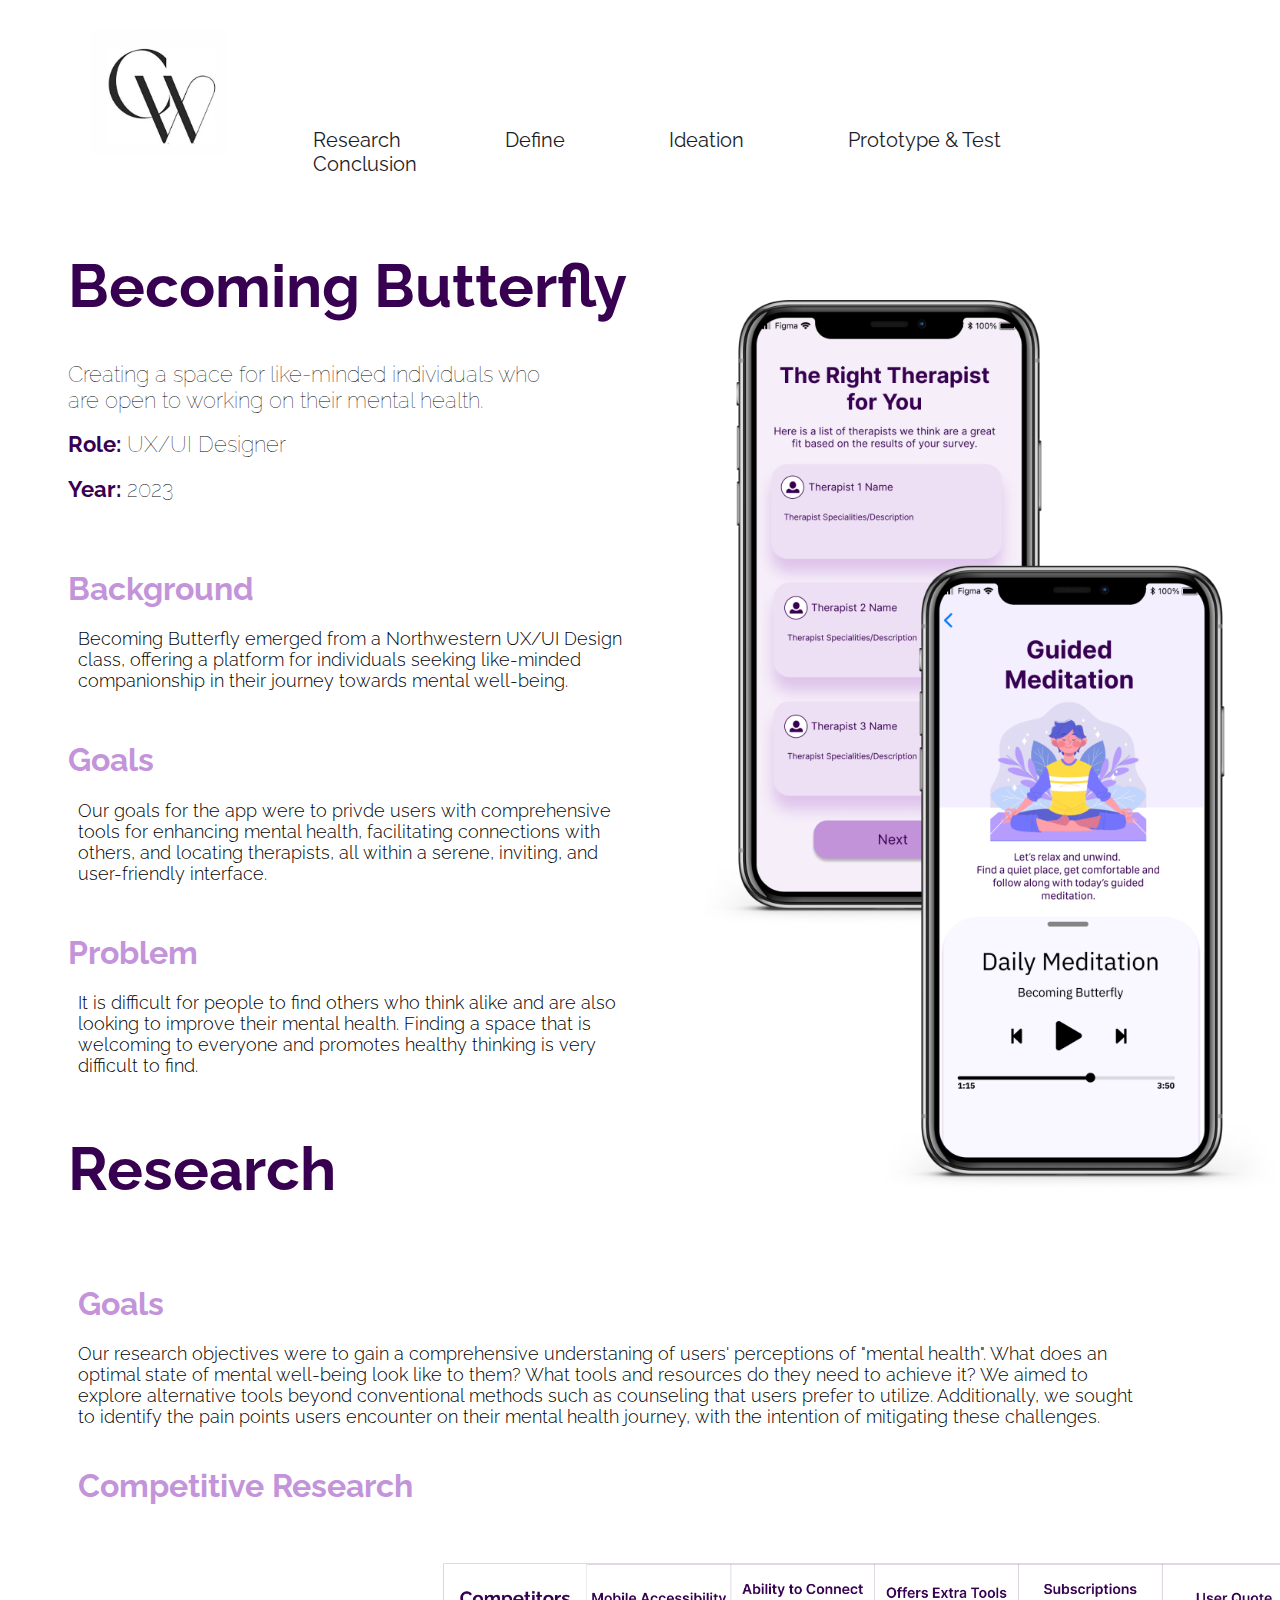
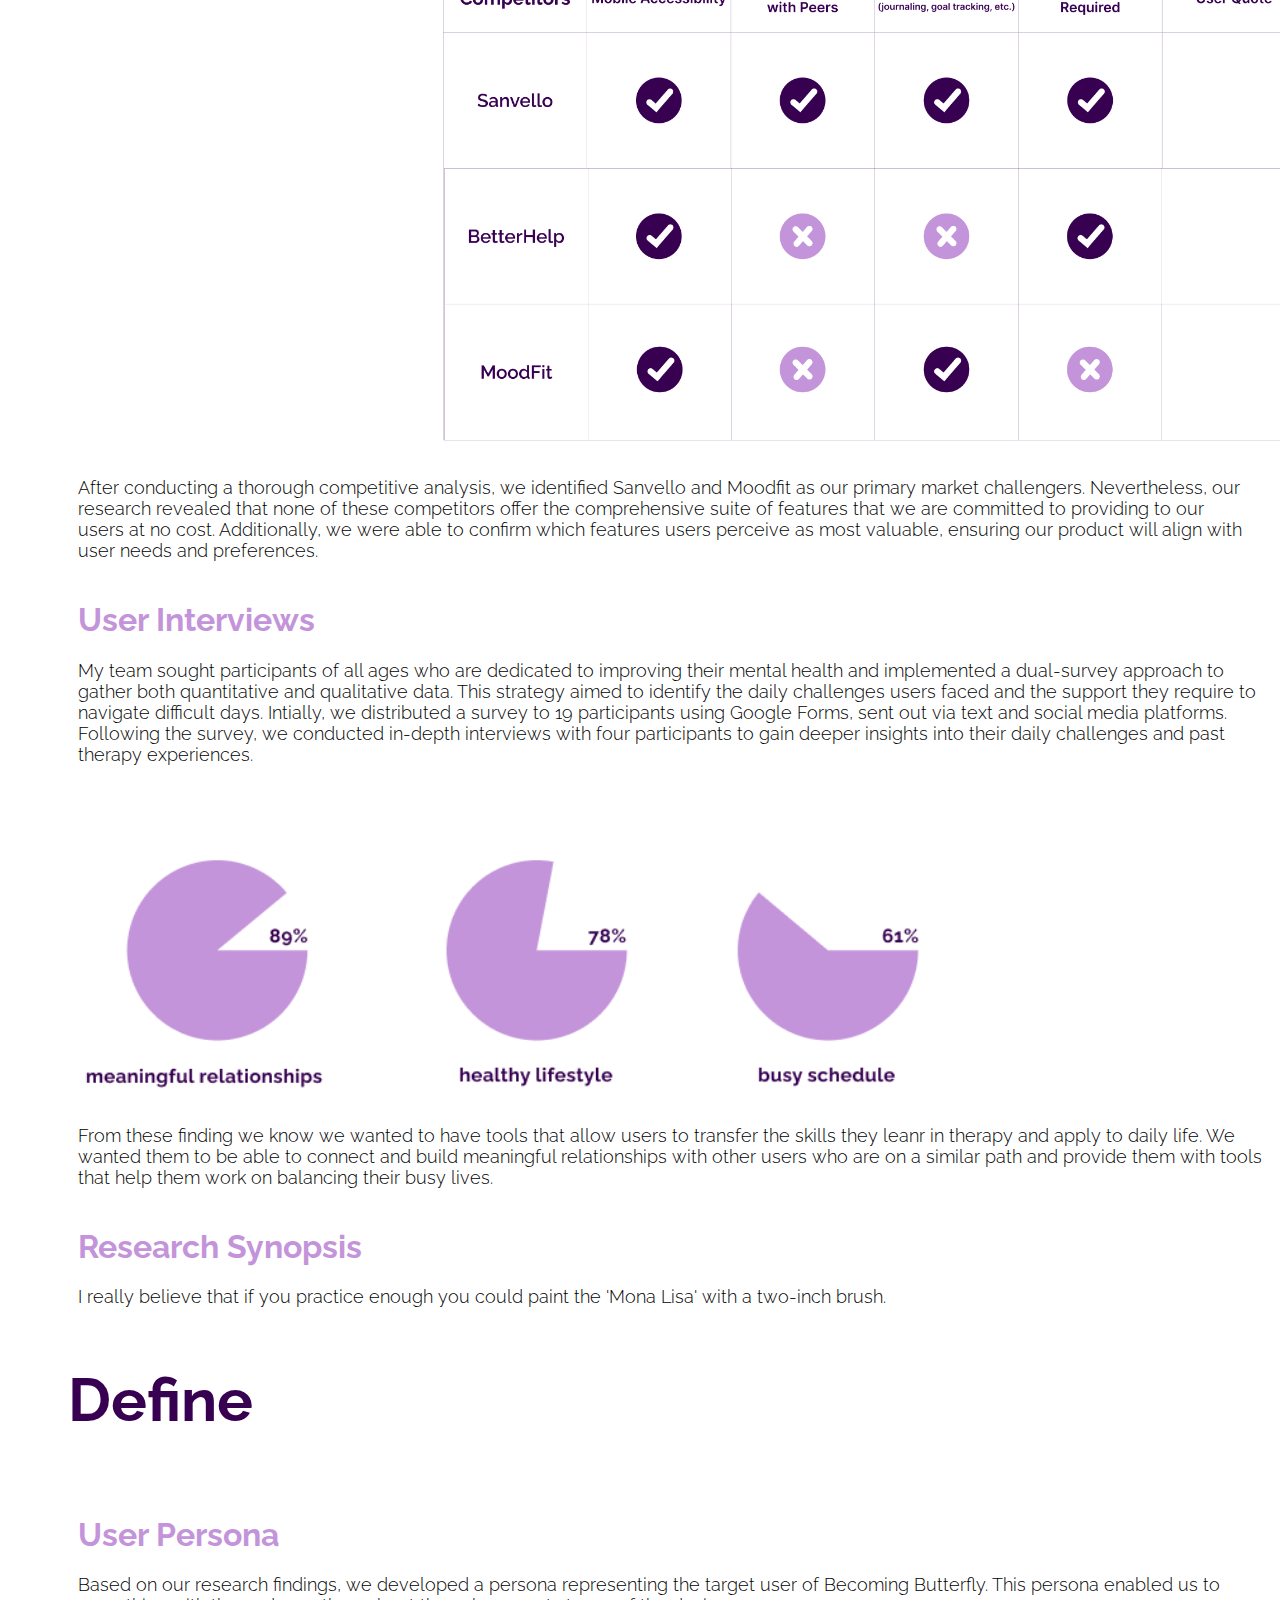
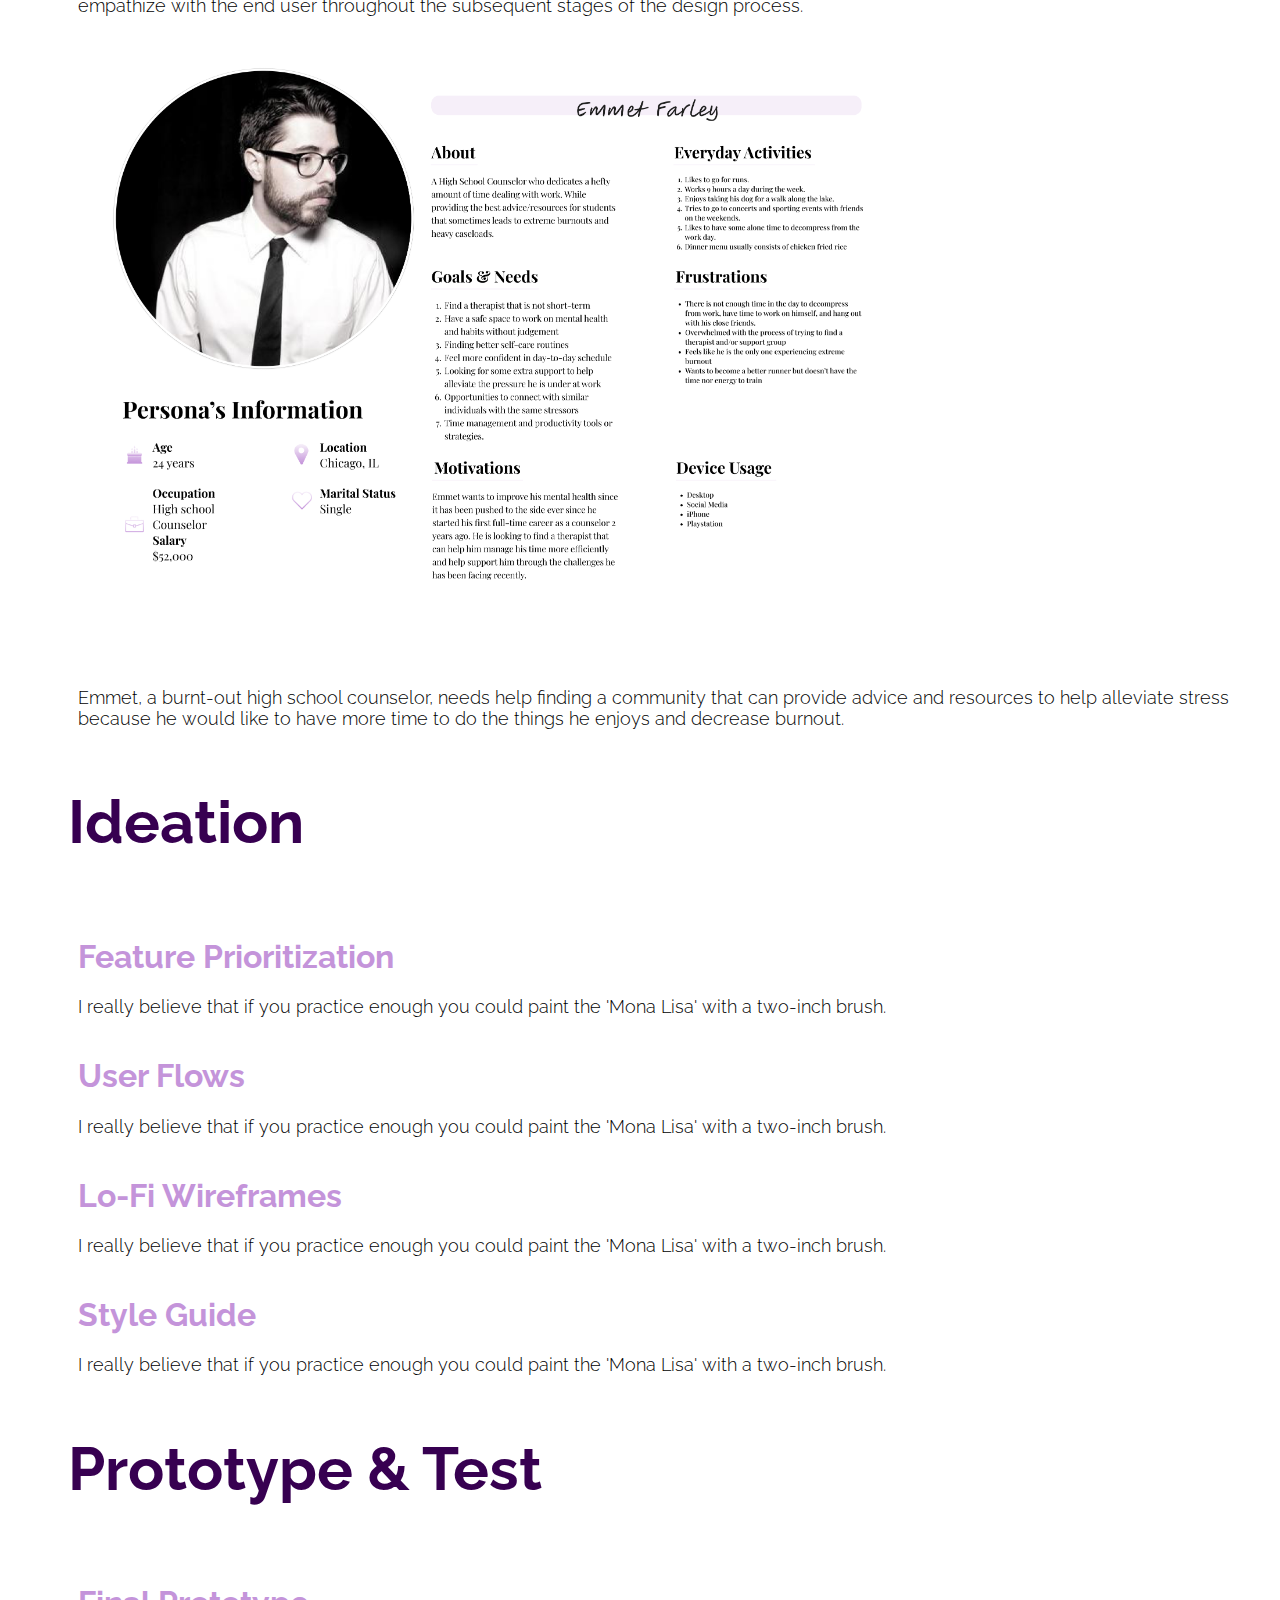
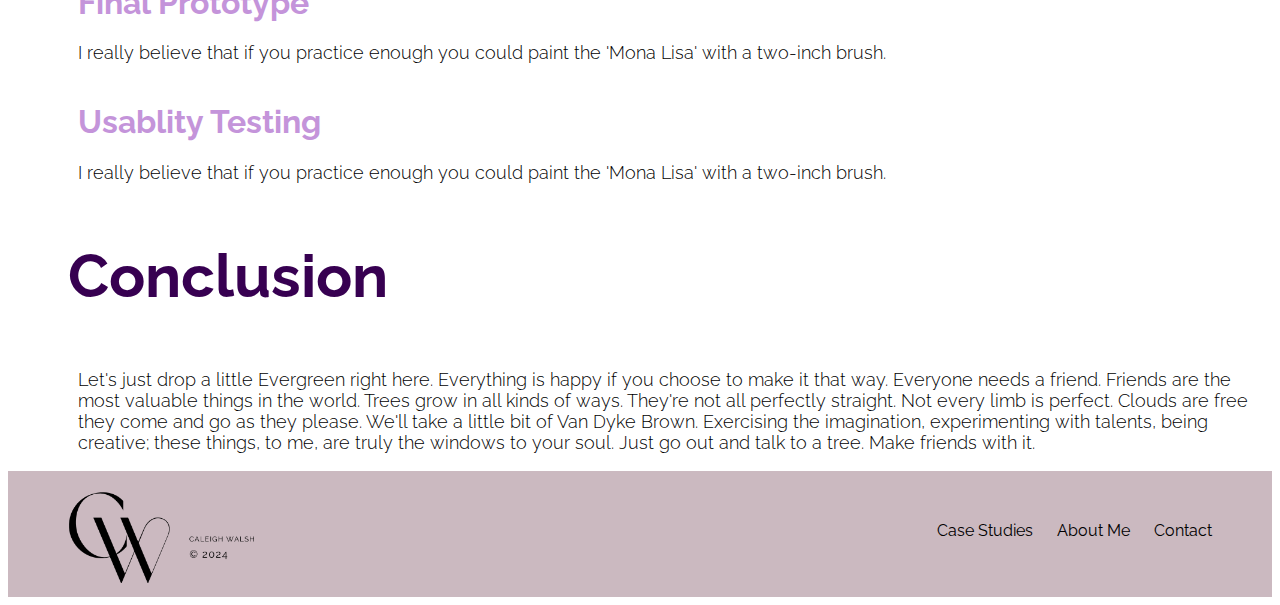
<file: bb.html>
<!DOCTYPE html>
<html>
<head>
    <title>CW Portfolio</title>
    <link rel="stylesheet" href="css/style.css">
    <meta charset="UTF-8">
    <meta name="viewport" content="width=device-width, initial-scale=1.0">
        <!--Link to Google Fonts-->
<link rel="preconnect" href="https://fonts.googleapis.com">
<link rel="preconnect" href="https://fonts.gstatic.com" crossorigin>
<link href="https://fonts.googleapis.com/css2?family=Raleway:ital,wght@0,100..900;1,100..900&display=swap" rel="stylesheet">

<script src="js/bb.js"></script>

</head>
<body>
    <header class="navigation">
        <div class="logo">
            <a href="index.html">
                <img src="images/cw logo.png">
             </a>
        </div>
        <nav class="nav-list">
            <ul>
                <li data-tab="research">Research</li>
                <li data-tab="define">Define</li>
                <li data-tab="ideation">Ideation</li>
                <li data-tab="pt">Prototype & Test</li>
                <li data-tab="conclusion">Conclusion</li>
            </ul>
        </nav>
    </header>

<div class="titleBB">
    <div class="title-text">
         <h1>Becoming Butterfly</h1>
         <h2>Creating a space for like-minded individuals who are open to working on their mental health. </h2>
         <h2><span class="bold">Role:</span> UX/UI Designer</h2>
         <h2><span class="bold">Year:</span> 2023</h2>
    </div>
</div>

<div class="bbcase-intro">
    <div class="case-text">
            <div class="text-container">
                <h1>Background</h1>
                <p>Becoming Butterfly emerged from a Northwestern UX/UI Design class, offering a platform for individuals seeking like-minded companionship in their journey towards mental well-being.</p>
                <h1>Goals</h1>
                <p>Our goals for the app were to privde users with comprehensive tools for enhancing mental health, facilitating connections with others, and locating therapists, all within a serene, inviting, and user-friendly interface.</p>
                <h1>Problem</h1>
                <p>It is difficult for people to find others who think alike and are also looking to improve their mental health. Finding a space that is welcoming to everyone and promotes healthy thinking is very difficult to find.</p>
            </div>
    </div>
</div>




<!--Research-->
<section id="research" class="section">
    <div class="titleBB">
        <div class="title-text">
            <h1>Research</h1>
        </div>

    </div>
    <div class="sectionB">
        <div class="case-text">

            <div class="bb-goals">
                <h1>Goals</h1> 
                <p>Our research objectives were to gain a comprehensive understaning of users' perceptions of "mental health". What does an optimal state of mental well-being look like to them? What tools and resources do they need to achieve it? We aimed to explore alternative tools beyond conventional methods such as counseling that users prefer to utilize. Additionally, we sought to identify the pain points users encounter on their mental health journey, with the intention of mitigating these challenges.</p>
            </div>

            <h1>Competitive Research</h1>
                <div class="bb-competitive">
                    <img src="images/BB Comp An.png">
                    <p>After conducting a thorough competitive analysis, we identified Sanvello and Moodfit as our primary market challengers. Nevertheless, our research revealed that none of these competitors offer the comprehensive suite of features that we are committed to providing to our users at no cost. Additionally, we were able to confirm which features users perceive as most valuable, ensuring our product will align with user needs and preferences.</p>
                </div>
            <h1>User Interviews</h1>
                <div class="bb-userinterviews">
                    <p>My team sought participants of all ages who are dedicated to improving their mental health and implemented a dual-survey approach to gather both quantitative and qualitative data. This strategy aimed to identify the daily challenges users faced and the support they require to navigate difficult days. Intially, we distributed a survey to 19 participants using Google Forms, sent out via text and social media platforms. Following the survey, we conducted in-depth interviews with four participants to gain deeper insights into their daily challenges and past therapy experiences.</p>
                    <img src="images/User Interviews Graphics.png">
                    <p> From these finding we know we wanted to have tools that allow users to transfer the skills they leanr in therapy and apply to daily life. We wanted them to be able to connect and build meaningful relationships with other users who are on a similar path and provide them with tools that help them work on balancing their busy lives.</p>
                </div>

            <h1>Research Synopsis</h1>
                <p>I really believe that if you practice enough you could paint the 'Mona Lisa' with a two-inch brush.</p>
        </div>
    </div>
</section>

<!--Define-->
<section id="define" class="section">
    <div class="titleBB">
        <div class="title-text">
            <h1>Define</h1>
        </div>
        
    </div>
    <div class="sectionB">
        <div class="case-text">
            <h1>User Persona</h1> 
                <p>Based on our research findings, we developed a persona representing the target user of Becoming Butterfly. This persona enabled us to empathize with the end user throughout the subsequent stages of the design process.</p>
                <img src="images/BB User Persona.png" alt="Centered Image" class="centered-image">
                <p>Emmet, a burnt-out high school counselor, needs help finding a community that can provide advice and resources to help alleviate stress because he would like to have more time to do the things he enjoys and decrease burnout. </p>
        </div>
    </div>
</section>

<!--Ideation-->
<section id="ideation" class="section">
    <div class="titleBB">
        <div class="title-text">
            <h1>Ideation</h1>
        </div>
    </div>
    <div class="sectionB">
        <div class="case-text">
            <div class="text-container">
                <h1>Feature Prioritization</h1> 
                    <p>I really believe that if you practice enough you could paint the 'Mona Lisa' with a two-inch brush.</p>
                <h1>User Flows</h1>
                    <p>I really believe that if you practice enough you could paint the 'Mona Lisa' with a two-inch brush.</p>
                <h1>Lo-Fi Wireframes</h1>
                    <p>I really believe that if you practice enough you could paint the 'Mona Lisa' with a two-inch brush.</p>
                <h1>Style Guide</h1>
                    <p>I really believe that if you practice enough you could paint the 'Mona Lisa' with a two-inch brush.</p>
            </div>
        </div>
    </div>
</section>

<!--Prototype & Test-->
<section id="pt" class="section">
    <div class="titleBB">
        <div class="title-text">
            <h1>Prototype & Test</h1>
        </div>
    </div>
    <div class="sectionB">
        <div class="case-text">
            <h1>Final Prototype</h1>
            <p>I really believe that if you practice enough you could paint the 'Mona Lisa' with a two-inch brush.</p>
            <h1>Usablity Testing</h1>
            <p>I really believe that if you practice enough you could paint the 'Mona Lisa' with a two-inch brush.</p>
        </div>
    </div>
</section>

<!--Conclusion-->
<section id="conclusion" class="section">
    <div class="titleBB">
        <div class="title-text">
            <h1>Conclusion</h1>
        </div>
    </div>

    <div class="sectionB">
        <div class="case-text">
            <p>Let's just drop a little Evergreen right here. Everything is happy if you choose to make it that way. Everyone needs a friend. Friends are the most valuable things in the world. Trees grow in all kinds of ways. They're not all perfectly straight. Not every limb is perfect. Clouds are free they come and go as they please.

            We'll take a little bit of Van Dyke Brown. Exercising the imagination, experimenting with talents, being creative; these things, to me, are truly the windows to your soul. Just go out and talk to a tree. Make friends with it.</p>
        </div>
    </div>
</section>

<!--BBImages-->
<div class="bbImages">
     <img src="images/BB3.png">
</div>


<footer>
    <div class="footer-right">
        <ul>
            <li>Case Studies</li>
            <li>About Me</li>
            <li>Contact</li>
        </ul>
    </div>
    <div class="footer-left">
        <img src="images/Beige Marketing Typography Logo (1).png">
    </div>
    </footer>
</body>
</html>
</file>
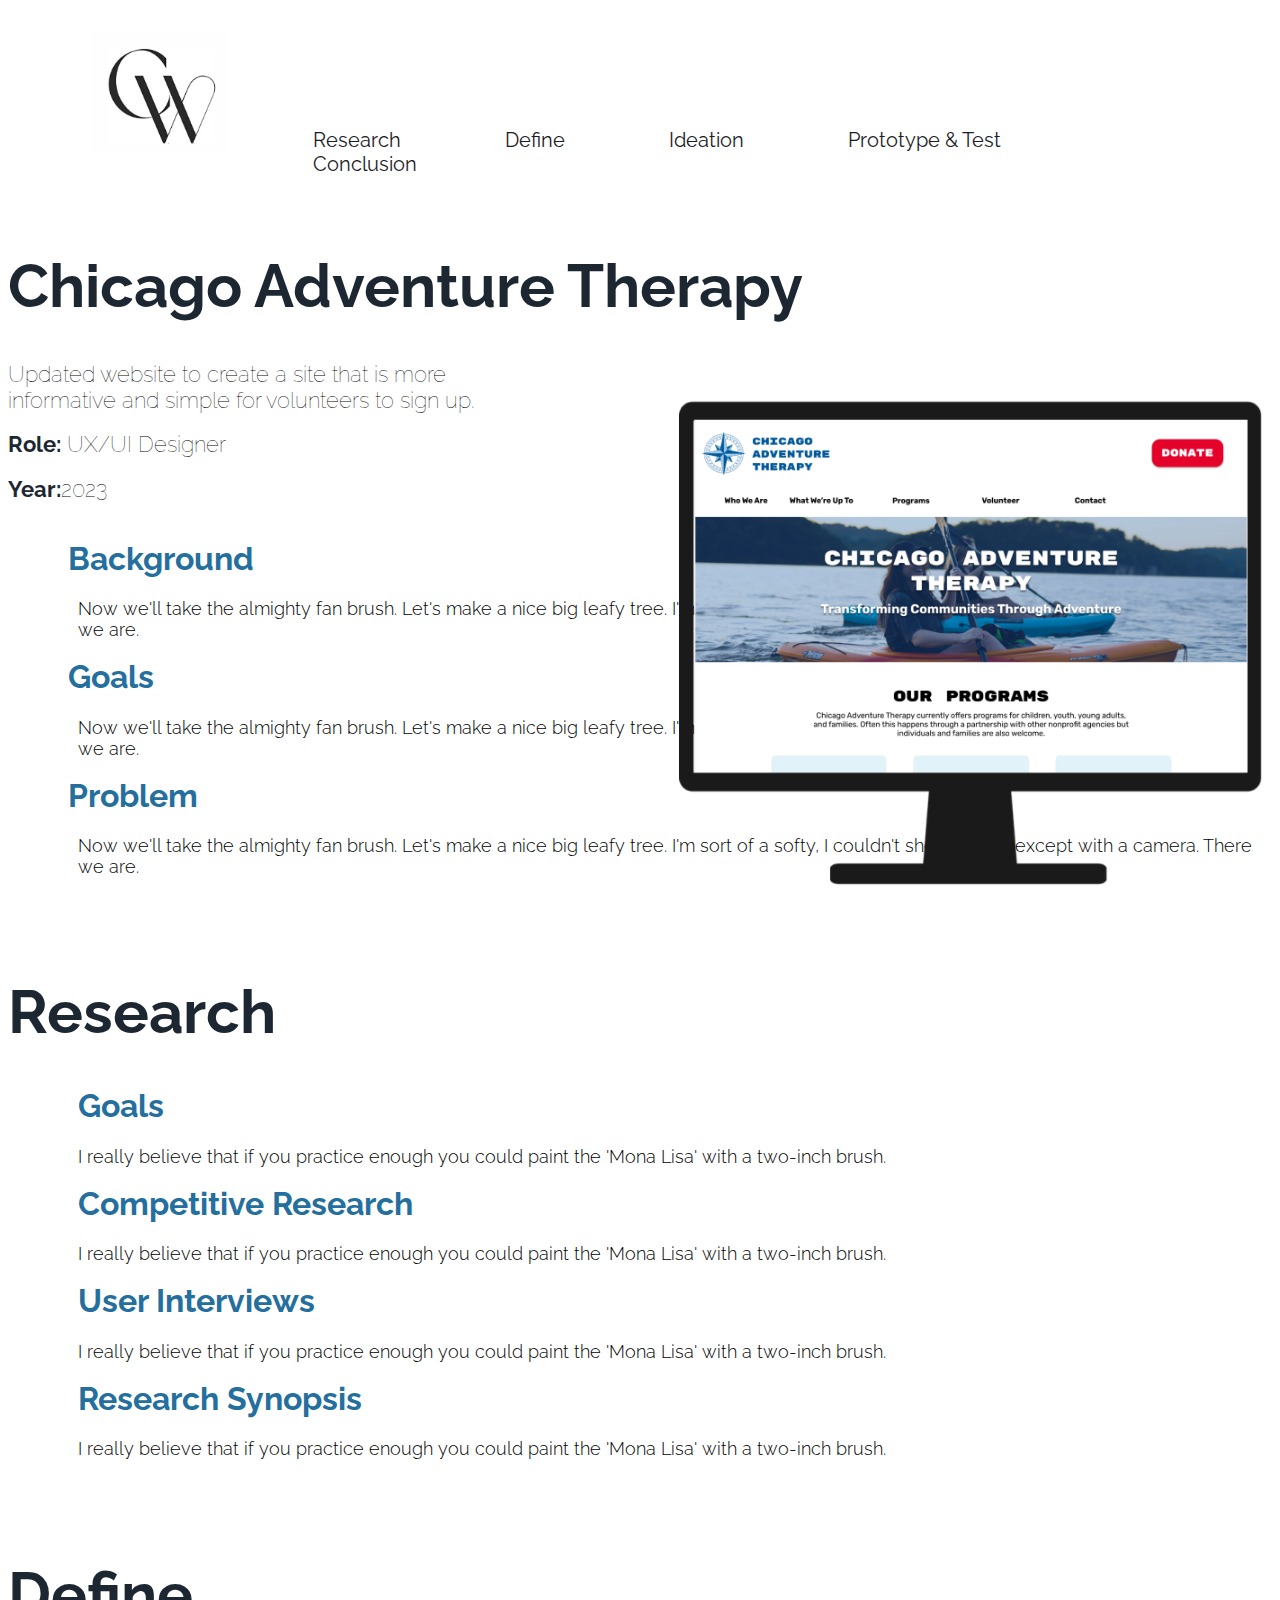
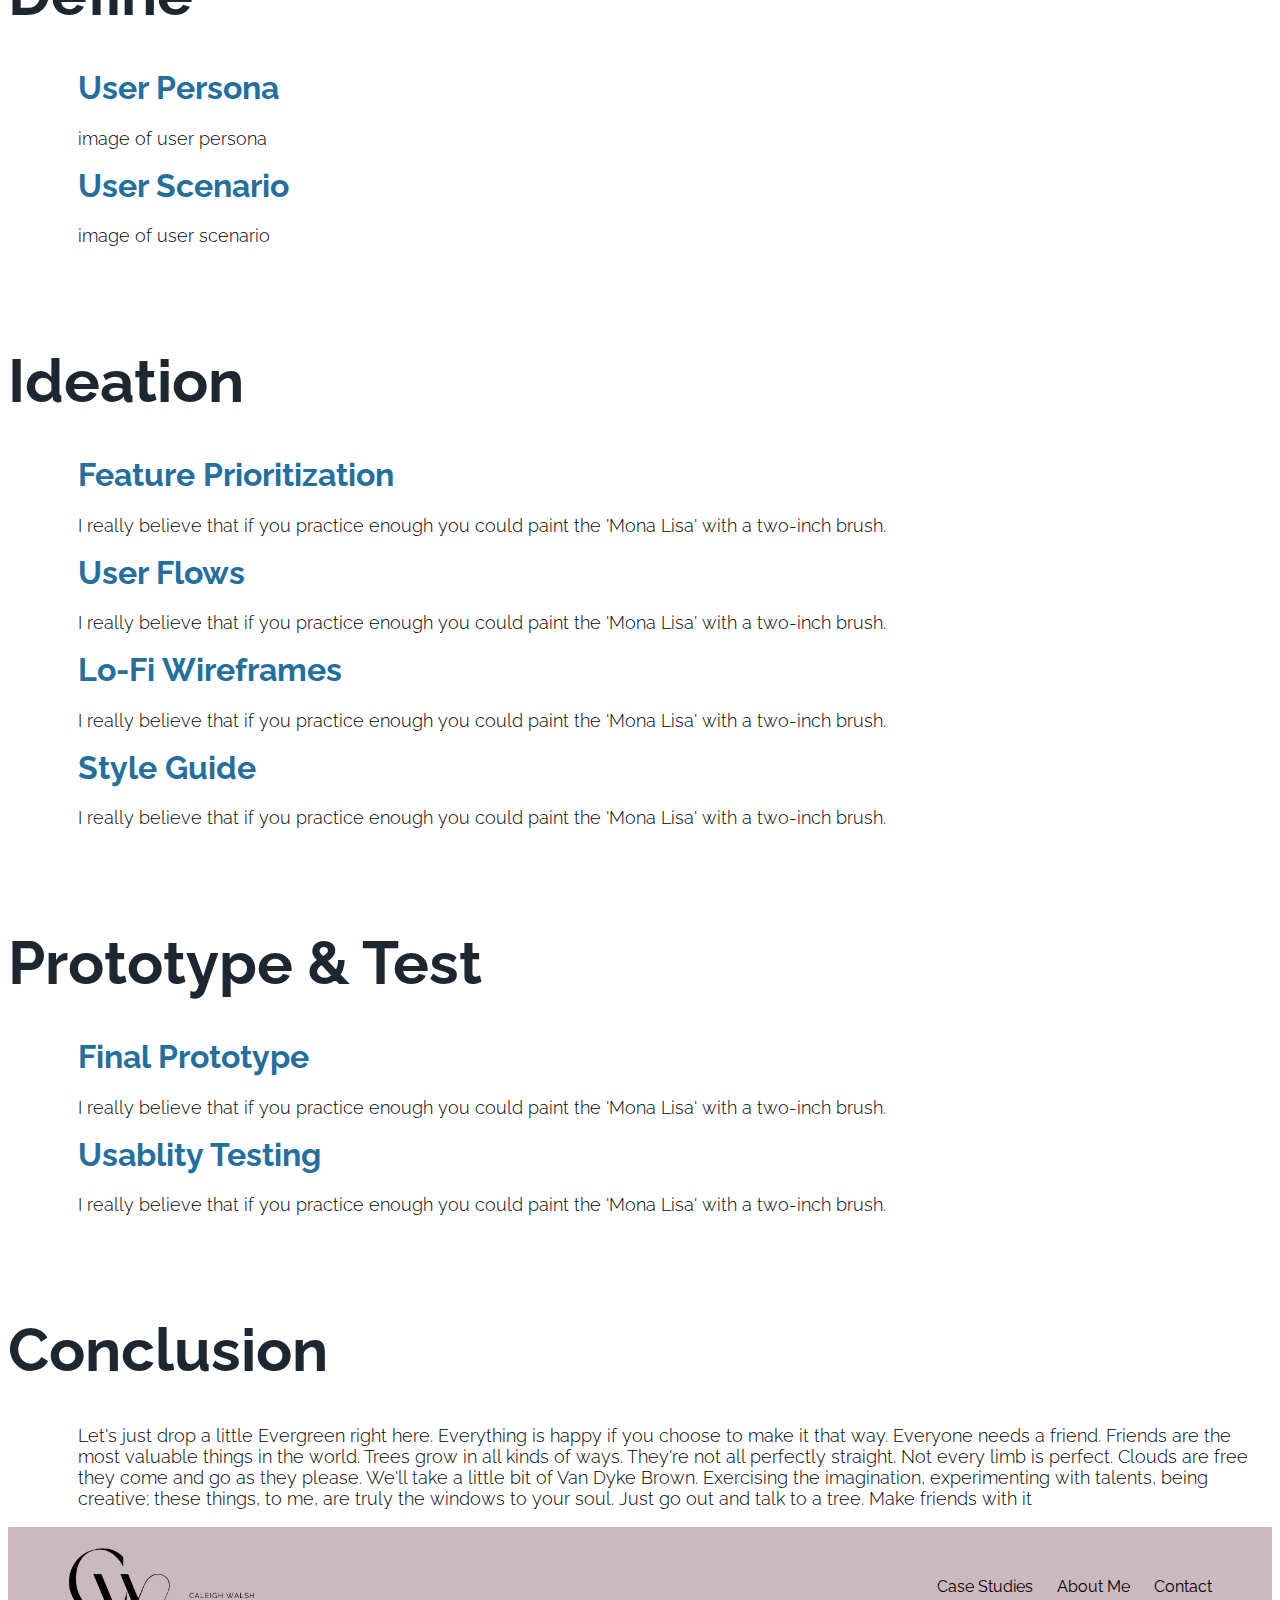
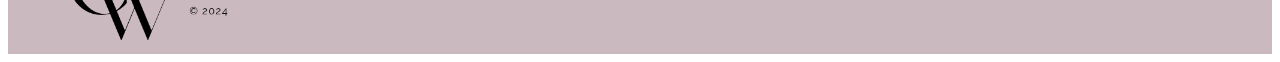
<file: cat.html>
<!DOCTYPE html>
<html>
<head>
    <title>CW Portfolio</title>
    <link rel="stylesheet" href="css/style.css">
    <meta charset="UTF-8">
    <meta name="viewport" content="width=device-width, initial-scale=1.0">
        <!--Link to Google Fonts-->
<link rel="preconnect" href="https://fonts.googleapis.com">
<link rel="preconnect" href="https://fonts.gstatic.com" crossorigin>
<link href="https://fonts.googleapis.com/css2?family=Raleway:ital,wght@0,100..900;1,100..900&display=swap" rel="stylesheet">

<script src="js/index.js"></script>


</head>
<body>
    <!--Navigation-->
    <header class="navigation">
        <div class="logo">
            <a href="index.html">
                <img src="images/cw logo.png">
             </a>
        </div>
        <nav class="nav-list">
            <ul>
                <li data-tab="research">Research</li>
                <li data-tab="define">Define</li>
                <li data-tab="ideation">Ideation</li>
                <li data-tab="pt">Prototype & Test</li>
                <li data-tab="conclusion">Conclusion</li>
            </ul>
        </nav>
    </header>

<div class="titlecat">
    <div class="title-textc">
        <h1>Chicago Adventure Therapy</h1>
        <h2>Updated website to create a site that is more informative and simple for volunteers to sign up.</h2>
        <h2><span class="boldc">Role:</span> UX/UI Designer</h2>
        <h2><span class="boldc">Year:</span>2023</h2>
    </div>
</div>

<div class="ccase-intro">
    <div class="case-text">
        <div class="text-container">
            <h1>Background</h1>
            <p>Now we'll take the almighty fan brush. Let's make a nice big leafy tree. I'm sort of a softy, I couldn't shoot Bambi except with a camera. There we are.</p>
            <h1>Goals</h1>
            <p>Now we'll take the almighty fan brush. Let's make a nice big leafy tree. I'm sort of a softy, I couldn't shoot Bambi except with a camera. There we are.</p>
            <h1>Problem</h1>
            <p>Now we'll take the almighty fan brush. Let's make a nice big leafy tree. I'm sort of a softy, I couldn't shoot Bambi except with a camera. There we are.</p>
        </div>
    </div>
</div>

<!--Research-->
<section id="research" class="section">
    <div class="catTitle">
        <div class="title-textc">
            <h1>Research</h1>
        </div>
    </div>

    <div class="sectionC">
        <div class="case-text">
            <h1>Goals</h1> 
            <p>I really believe that if you practice enough you could paint the 'Mona Lisa' with a two-inch brush.</p>
        <h1>Competitive Research</h1>
            <p>I really believe that if you practice enough you could paint the 'Mona Lisa' with a two-inch brush.</p>
        <h1>User Interviews</h1>
            <p>I really believe that if you practice enough you could paint the 'Mona Lisa' with a two-inch brush.</p>
        <h1>Research Synopsis</h1>
            <p>I really believe that if you practice enough you could paint the 'Mona Lisa' with a two-inch brush.</p>
        </div>
    </div>
</section>

<!--Define-->
<section id="define" class="section">
    <div class="catTitle">
        <div class="title-textc">
            <h1>Define</h1>
        </div>
    </div>

    <div class="sectionC">
        <div class="case-text">
            <h1>User Persona</h1> 
            <p>image of user persona</p>
        <h1>User Scenario</h1>
            <p>image of user scenario</p>
        </div>
    </div>
</section>

<!--Ideation-->
<section id="ideation" class="section">
    <div class="catTitle">
        <div class="title-textc">
            <h1>Ideation</h1>
        </div>
    </div>

    <div class="sectionC">
        <div class="case-text">
           <div class="text-container">
                <h1>Feature Prioritization</h1> 
                    <p>I really believe that if you practice enough you could paint the 'Mona Lisa' with a two-inch brush.</p>
                <h1>User Flows</h1>
                    <p>I really believe that if you practice enough you could paint the 'Mona Lisa' with a two-inch brush.</p>
                <h1>Lo-Fi Wireframes</h1>
                    <p>I really believe that if you practice enough you could paint the 'Mona Lisa' with a two-inch brush.</p>
                <h1>Style Guide</h1>
                    <p>I really believe that if you practice enough you could paint the 'Mona Lisa' with a two-inch brush.</p>
            </div>
        </div>
    </div>
</section>

<!--Prototype & Test-->
<section id="pt" class="section">
    <div class="catTitle">
        <div class="title-textc">
            <h1>Prototype & Test</h1>
        </div>
    </div>

    <div class="sectionC">
        <div class="case-text">
            <div class="text-container">
                <h1>Final Prototype</h1>
                <p>I really believe that if you practice enough you could paint the 'Mona Lisa' with a two-inch brush.</p>
                <h1>Usablity Testing</h1>
                <p>I really believe that if you practice enough you could paint the 'Mona Lisa' with a two-inch brush.</p>
            </div>
        </div>
    </div>
</section>

<!--Conclusion-->
<section id="conclusion" class="section">
    <div class="catTitle">
        <div class="title-textc">
            <h1>Conclusion</h1>
        </div>
    </div>

    <div class="sectionC">
        <div class="case-text">
            <p>Let's just drop a little Evergreen right here. Everything is happy if you choose to make it that way. Everyone needs a friend. Friends are the most valuable things in the world. Trees grow in all kinds of ways. They're not all perfectly straight. Not every limb is perfect. Clouds are free they come and go as they please.
                
            We'll take a little bit of Van Dyke Brown. Exercising the imagination, experimenting with talents, being creative; these things, to me, are truly the windows to your soul. Just go out and talk to a tree. Make friends with it</p>
        </div>
    </div>
</section>


<!--CATImages-->
<div class="catImage">
        <img src="images/CAT1.png">
</div>


<footer>
    <div class="footer-right">
        <ul>
            <li>Case Studies</li>
            <li>About Me</li>
            <li>Contact</li>
        </ul>
    </div>
    <div class="footer-left">
        <img src="images/Beige Marketing Typography Logo (1).png">
    </div>
    </footer>
</body>
</html>
</file>
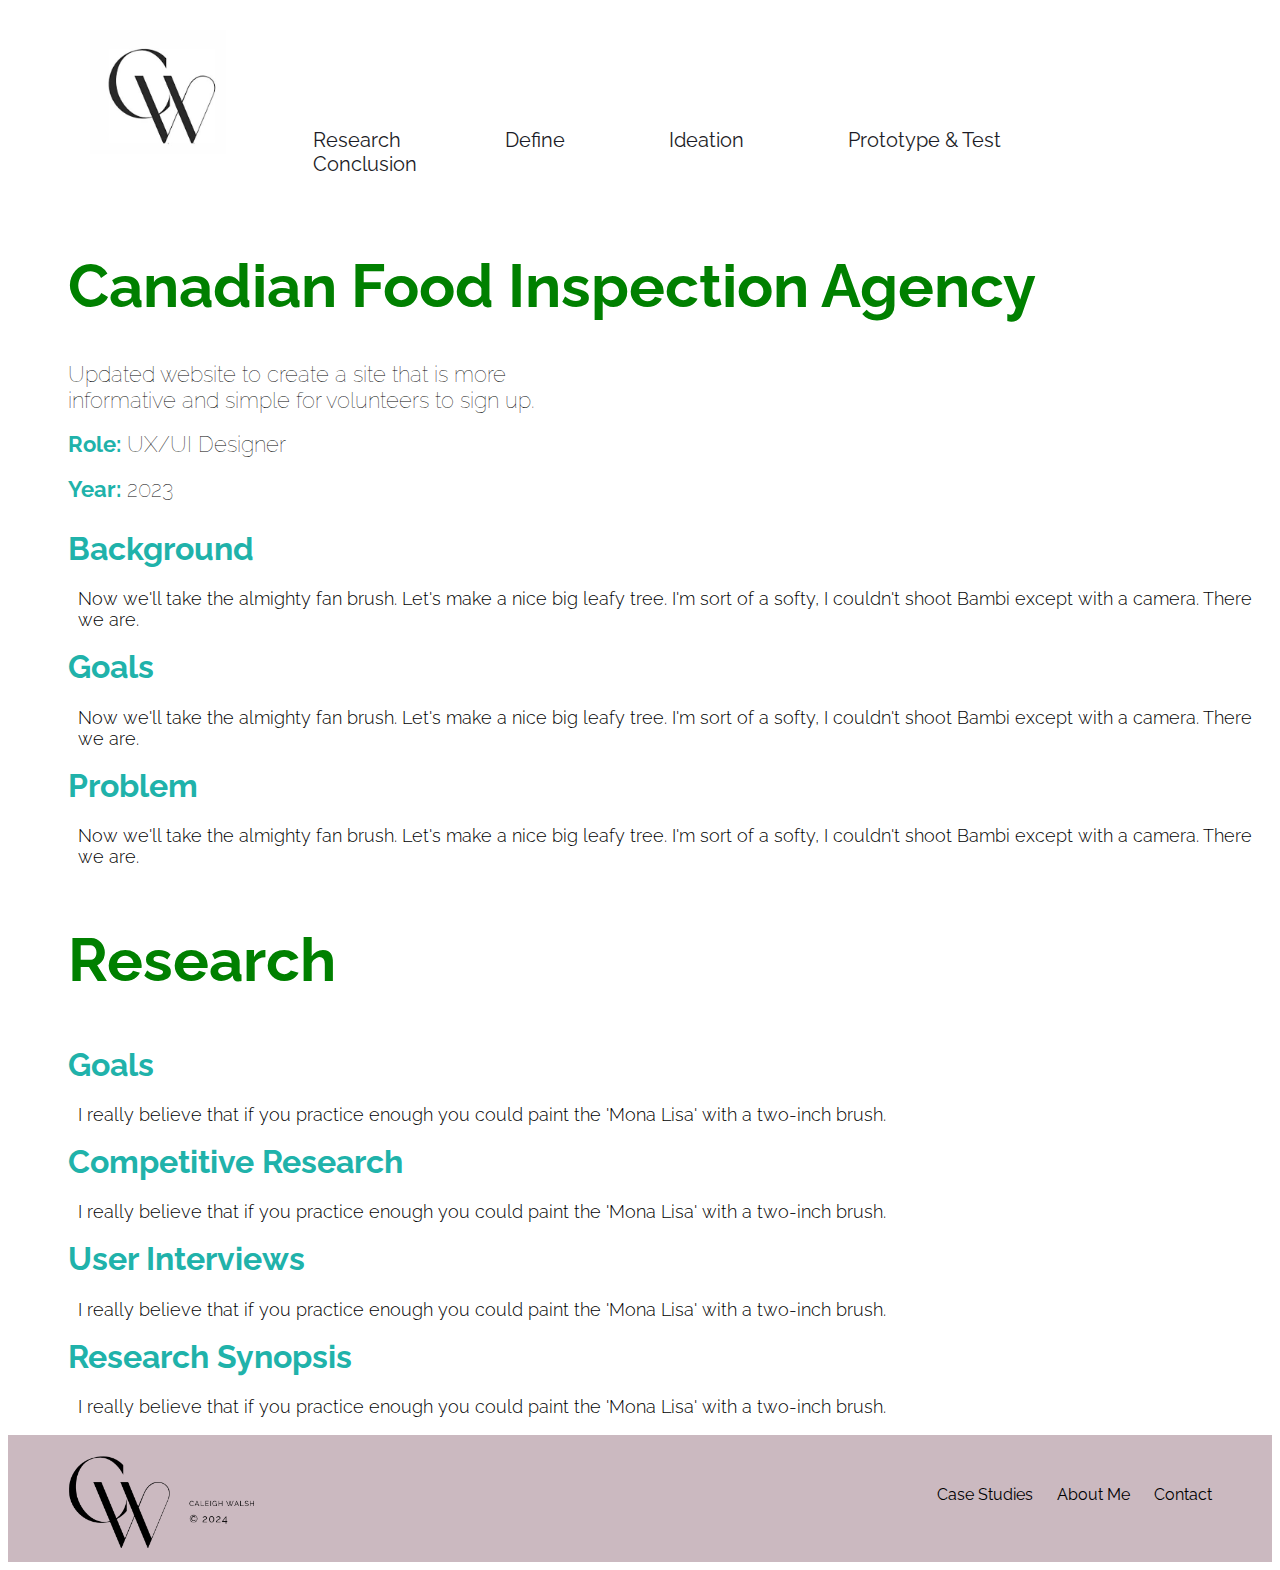
<file: cfia.html>
<!DOCTYPE html>
<html>
<head>
    <title>CW Portfolio</title>
    <link rel="stylesheet" href="css/style.css">
    <meta charset="UTF-8">
    <meta name="viewport" content="width=device-width, initial-scale=1.0">
        <!--Link to Google Fonts-->
<link rel="preconnect" href="https://fonts.googleapis.com">
<link rel="preconnect" href="https://fonts.gstatic.com" crossorigin>
<link href="https://fonts.googleapis.com/css2?family=Raleway:ital,wght@0,100..900;1,100..900&display=swap" rel="stylesheet">

<script src="js/index.js"></script>

</head>
<body>

    <header class="navigation">
        <div class="logo">
         <a href="index.html">
            <img src="images/cw logo.png">
         </a>
        </div>
        <nav class="nav-list">
            <ul>
                <li data-tab="research">Research</li>
                <li data-tab="define">Define</li>
                <li data-tab="ideation">Ideation</li>
                <li data-tab="pt">Prototype & Test</li>
                <li data-tab="conclusion">Conclusion</li>
            </ul>
        </nav>
    </header>


<div class="cfiaTitle">
    <div class="title-text">
        <h1>Canadian Food Inspection Agency</h1>
        <h2>Updated website to create a site that is more informative and simple for volunteers to sign up.</h2>
        <h2><span class="boldi">Role:</span> UX/UI Designer</h2>
        <h2><span class="boldi">Year:</span> 2023</h2>
    </div>
</div>

<div class="cfia-intro">
    <div class="case-text">
        <div class="text-container">
            <h1>Background</h1>
            <p>Now we'll take the almighty fan brush. Let's make a nice big leafy tree. I'm sort of a softy, I couldn't shoot Bambi except with a camera. There we are.</p>
            <h1>Goals</h1>
            <p>Now we'll take the almighty fan brush. Let's make a nice big leafy tree. I'm sort of a softy, I couldn't shoot Bambi except with a camera. There we are.</p>
            <h1>Problem</h1>
            <p>Now we'll take the almighty fan brush. Let's make a nice big leafy tree. I'm sort of a softy, I couldn't shoot Bambi except with a camera. There we are.</p>
        </div>
    </div>
</div>

<!--Research-->
<section id="research" class="section">
    <div class="cfiaTitle">
        <div class="title-text">
            <h1>Research</h1>
        </div>

    </div>
    <div class="sectionI">
        <div class="case-text">
            <h1>Goals</h1> 
                <p>I really believe that if you practice enough you could paint the 'Mona Lisa' with a two-inch brush.</p>
            <h1>Competitive Research</h1>
                <p>I really believe that if you practice enough you could paint the 'Mona Lisa' with a two-inch brush.</p>
            <h1>User Interviews</h1>
                <p>I really believe that if you practice enough you could paint the 'Mona Lisa' with a two-inch brush.</p>
            <h1>Research Synopsis</h1>
                <p>I really believe that if you practice enough you could paint the 'Mona Lisa' with a two-inch brush.</p>
        </div>
    </div>
</section>

</body>
<footer>
    <div class="footer-right">
        <ul>
            <li>Case Studies</li>
            <li>About Me</li>
            <li>Contact</li>
        </ul>
    </div>
    <div class="footer-left">
        <img src="images/Beige Marketing Typography Logo (1).png">
    </div>
    </footer>
</html>
</file>
<file: css/style.css>
/* Main Page */
header.navigation {
    display:flex;
    justify-content: space-between;
    align-items: flex-start;
}

.title {
    text-align: left;
    position: absolute;
    left: 40%;
    top: 38%;
    transform: translateX(-50%);
    font-size: 38px;
    line-height: 20px;
}
.title h1 {
    font-family:"Raleway", sans-serif;
    font-weight:bolder;
    color: #1C1C26;
}
.title h3 {
    font-family:"Raleway", sans-serif;
    font-weight:lighter;
    color: #1C1C26;
}

h2 {
    font-size:35px;
    font-family: "Raleway", sans-serif;
    font-weight:bold;
    text-align:center;
    color: #1C1C26;
}
p {
    font-family: "Raleway", sans-serif;
}

.logo {
    width: 23%;
    padding: 1%;
    text-align: center;
}
.nav-list ul {
    list-style: none;
    padding: 0;
    margin: 0;
    margin-top: 120px;
}

.nav-list ul li {
    display: inline-block;
    margin-right: 100px;
    font-size: 20px;
    cursor: pointer;
    font-family: "Raleway", sans-serif;
    color: #1C1C26;
}

.nav-list li:hover {
    text-decoration: underline;
}
.logo img {
    width: 200px;
    height: auto;
}
.caseStudies {
    margin-top: 45%;
    text-align: center;
    font-family: "Raleway", sans-serif;
    font-weight:bold
}
.caseCards {
    display:flex;
    justify-content: space-between;
}
.cards img {
    flex: 0 0 auto;
    margin: 0 10px;
    max-width: 450px;
    height: auto;
}
.caseCards .cards img {
    transition: transform 0.5s ease;
}
.caseCards .cards .hover-image {
    display: none;
}
.caseCards .cards:hover .original-image {
    display: none;
}
.caseCards .cards:hover .hover-image {
    display: block;
    cursor: pointer;
}
.heroImg {
    margin-top: 18%;
    height:600px;
    padding: 25px;
}
.content {
    width: 80%;
    max-width: 900px;
    margin: 0 auto;
    text-align: center;
}


.info-container {
    display: flex;
    align-items: center;
    text-align: left;
    font-family: "Raleway", sans-serif;
    font-size: 18px;
    color: #1C1C26;
}
.content img {
    width: 200px;
    height: auto;
    margin-right: 60px;
}
.content button {
    margin: 10px 10px;
    background-color: #8C6472;
    color:#FFF;
    border: none;
    padding:16px;
    cursor: pointer;
    font-size: 22px;
    font-family: "Raleway", sans-serif;
    border-radius: 5px;
}
.content button:hover{
    background-color: #CBB9C0;
}
.contactForm {
    margin-bottom: 10%;
    padding-top: 45px;
}
form {
    width: 85%;
    max-width: 800px;
    margin: 0 auto;
 }
 form label {
    font-family: "Raleway", sans-serif;
    font-size: 18px;
 }
input[type="text"],
input[type="email"],
textarea {
    width: 100%;
    padding: 10px;
    margin-bottom: 15px;
    border: 2px solid #ccc;
    border-radius: 5px;
}
textarea {
    height: 150px;
}
input[type="submit"] {
    background-color: #8C6472;
    color: white;
    padding:16px;
    border: none;
    border-radius: 5px;
    font-size: 22px;
    font-family: "Raleway", sans-serif;
    cursor: pointer;
    float: right;
}
input[type="submit"]:hover {
    background-color: #CBB9C0;
}
footer {
    background-color: #CBB9C0;
    overflow: hidden;
}

.footer-left {
    float: left;
    padding-left: 50px;
    padding-top: 10px;
}
.footer-left img {
    width: 60%;
    height: auto;
}

.footer-right {
    float: right;
}

footer ul {
    display: inline-block;
    vertical-align: top;
    margin: 0;
    padding: 50px;
}

footer li {
    display: inline-block;
    margin: 0 10px;
    font-family: "Raleway", sans-serif;
}

footer li:hover {
    text-decoration: underline;
    cursor: pointer;
}
#myBtn {
    display: none;
    position: fixed;
    bottom: 20px;
    right: 30px;
    z-index: 99;
    border:none;
    outline: none;
    background-color:#8C6472;
    color: white;
    cursor: pointer;
    padding: 15px;
    border-radius: 10px;
    font-size: 18px;
}

#myBtn:hover {
    background-color: #CBB9C0;
}



/* BB page */
.titleBB {
    display:flex;
    align-items: flex-start;
    justify-content: space-between;
    margin-bottom: 10px;
    margin-top: 0px;
}
.title-text {
    margin-right: 20px;
    padding-left: 60px;
}
.title-text h1{
    font-family:"Raleway", sans-serif;
    font-weight:bolder;
    font-size: 60px;
}
.titleBB h1 {
    color: #370051;
}

.bbImages {
    position: absolute;
    right: 1px;
    top: 300px
}
.bbcase-intro {
   margin-right: 20px;
   margin-top: 20px;
   max-width: 50%;
}
.case-text {
    padding-left: 60px;
}
.bbImages img {
    width: 600px;
    margin-top: 0px;
    margin-left: 10px;
    max-width: 100%;
}
.bb-goals {
    max-width: 90%;
}

.bb-competitive {
    max-width: 98%;
}

.bb-competitive img{
    width: 600px;
    height: auto;
    padding-left:350px;
}
.case-text h1 {
    font-family: "Raleway", sans-serif;
    margin-top: 0;
    font-weight:bold;
}

.titleBB h2 {
    font-family:"Raleway", sans-serif;
    font-weight: lighter;
    color:black;
    font-size: 22px;
    text-align: left;
    max-width: 500px;
}
.case-text p {
 font-family: "Raleway", sans-serif;
 font-weight:300;
 font-size:18px;
 padding-left: 10px;
}

.titleBBre {
    margin-top: 100px;
}
.titleBBde {
    margin-top: 100px;
}
.titleBBid {
    margin-top: 100px;
}
.titleBBpt {
    margin-top: 100px;

}
.bbcase-c p {
    text-indent: 20px;
    padding-right: 60px;
    margin-bottom: 100px;
}
.titleBBc {
    margin-bottom: -20px;
}
.bold {
    font-weight:bold;
    color:#370051;
}
.sectionB h1 {
    font-family: "Raleway", sans-serif;
    color:#C494DA;
    margin-top: 40px;
    font-weight:bold;
    padding-left: 10px;
}

.sectionB img {
    width: 900px;
    height: auto;
   

}
.bbcase-intro h1 {
    color: #C494DA;
    margin-top: 50px;
}

/*Chicago Art Therapy*/
.titlecat {
    display:flex;
    align-items: flex-start;
    justify-content: space-between;
    margin-bottom: 10px;
    margin-top: 0px;
}


.title-textc h1{
    font-family:"Raleway", sans-serif;
    font-weight:bolder;
    color: #1C2731;
    font-size: 60px;
}

.title-textc h2 {
    font-family:"Raleway", sans-serif;
    font-weight: lighter;
    color:black;
    font-size: 22px;
    text-align: left;
    max-width: 500px;
}

.catImage img {
    width: 600px;
    margin-top: 0px;
    margin-left: 10px;
    max-width: 100%;
}

.catImage {
    position: absolute;
    right: 1px;
    top: 400px
}
.boldc {
    font-weight:bold;
    color:#1C2731;
}
.ccase-intro {
    margin-right: 20px;
    margin-top: 20px;
}
.ccase-txt {
    padding-left: 60px;
}
.sectionC h1 {
    font-family: "Raleway", sans-serif;
    color:#246f9e;
    margin-top: 0;
    font-weight:bold;
    padding-left: 10px;
}

.catTitle {
    margin-top: 100px;
}
.ccase-intro h1 {
    color:#246f9e;
}

.cfiaTitle {
    display:flex;
    align-items: flex-start;
    justify-content: space-between;
    margin-bottom: 10px;
    margin-top: 0px;
}
.cfiaTitle h2 {
    font-family:"Raleway", sans-serif;
    font-weight: lighter;
    color:black;
    font-size: 22px;
    text-align: left;
    max-width: 500px;
}
.cfiaTitle h1 {
    color:green;
}
.boldi {
    font-weight: bold;
    color: lightseagreen;
}
.sectionI h1 {
    color: lightseagreen;
}
.cfia-intro h1 {
    color: lightseagreen;
}
</file>
